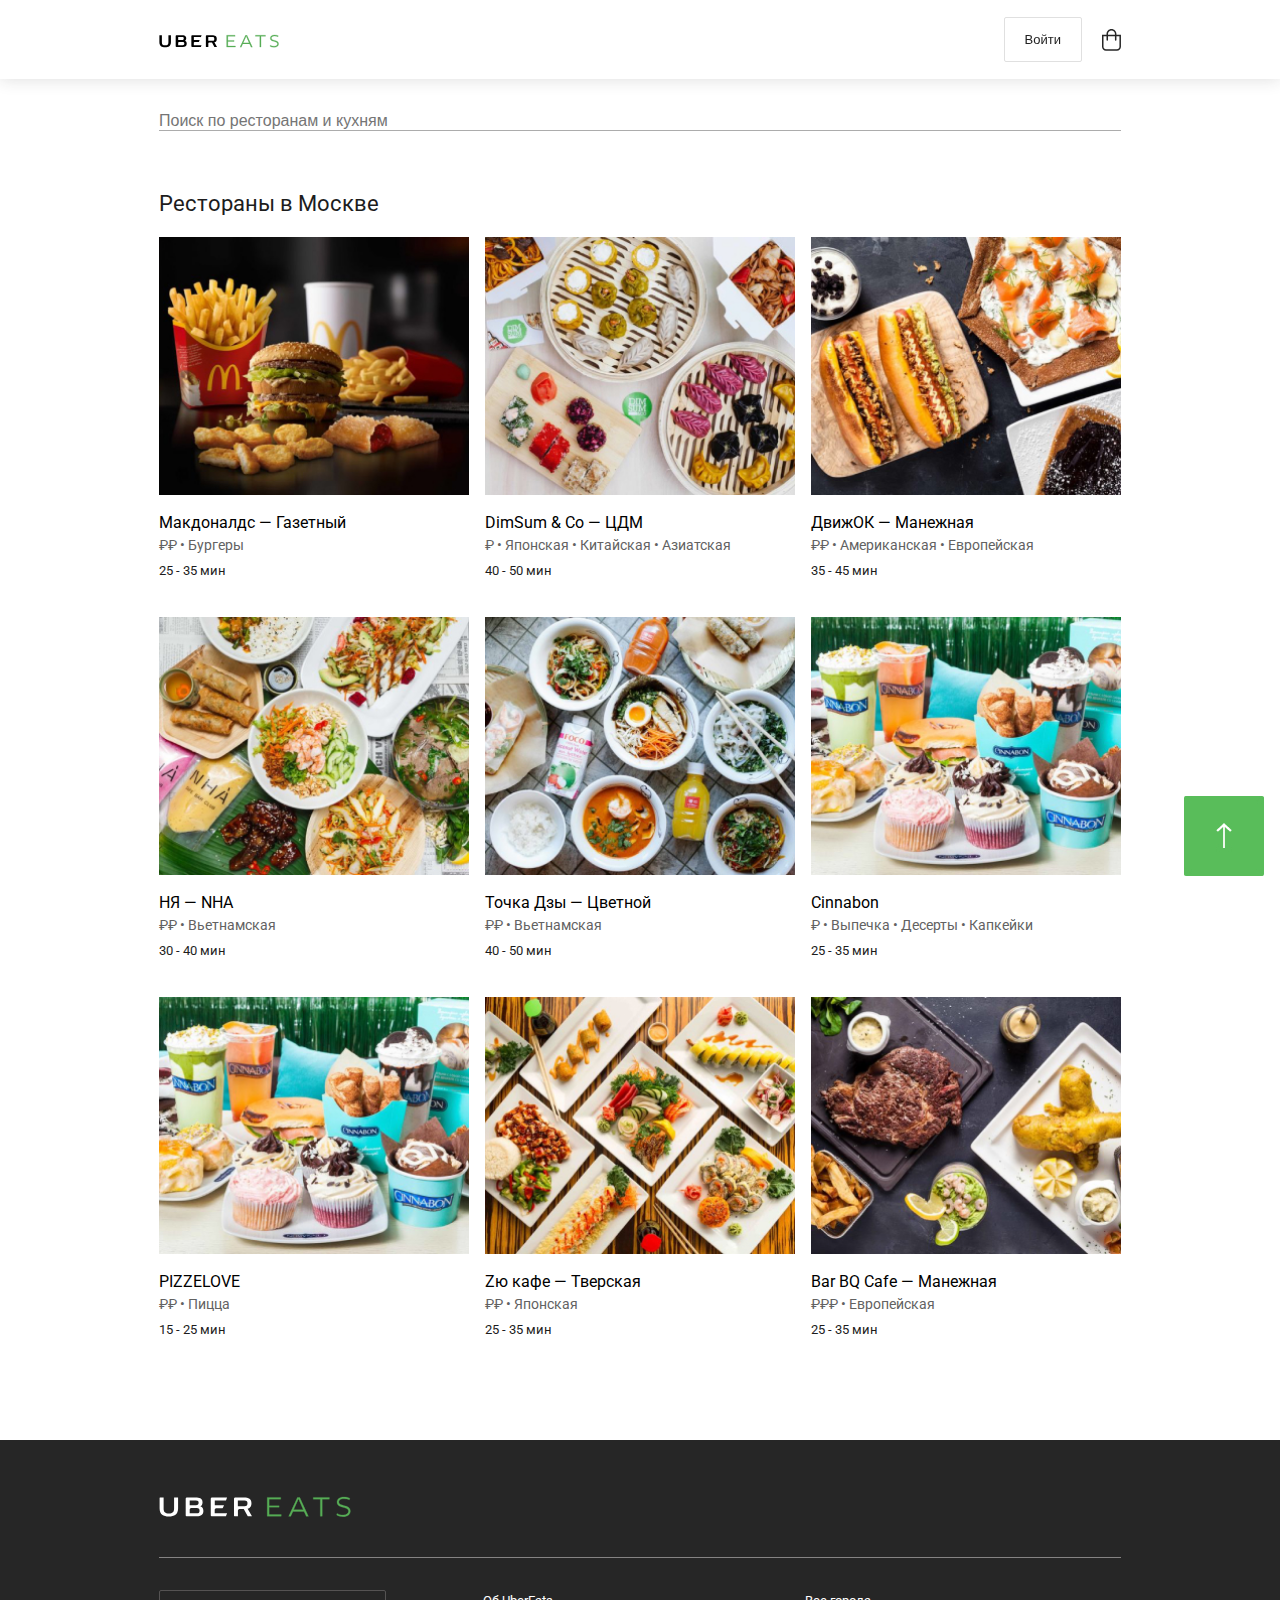
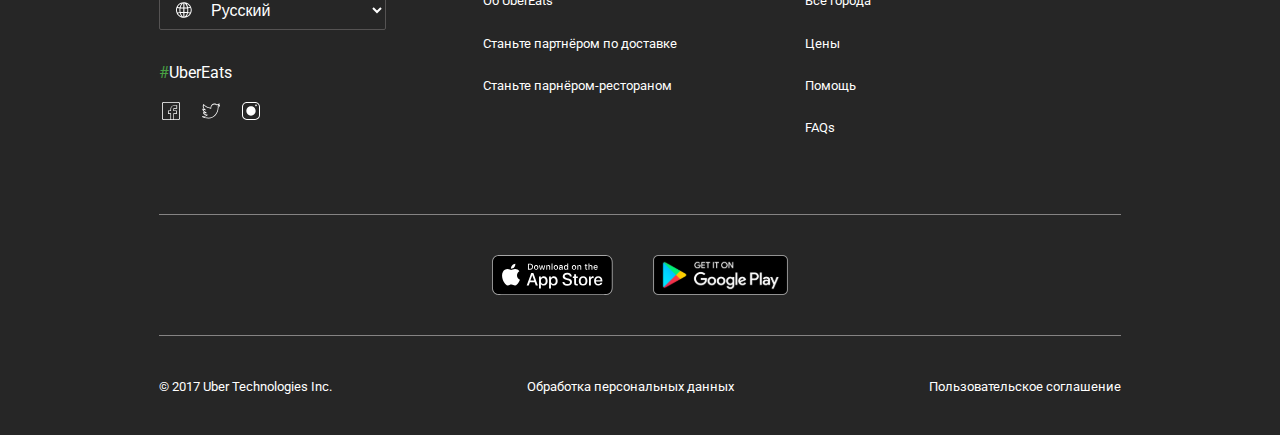
<file: index.html>
<!DOCTYPE html>
<html lang="en">

<head>
  <meta charset="UTF-8">
  <meta name="viewport" content="width=device-width, initial-scale=1.0">
  <meta http-equiv="X-UA-Compatible" content="ie=edge">
  <link href="https://fonts.googleapis.com/css2?family=Lato&display=swap" rel="stylesheet">
  <link href="https://fonts.googleapis.com/css2?family=Roboto&display=swap" rel="stylesheet">
  <link rel="stylesheet" href="reset.css">
  <link rel="stylesheet" href="style.css">
  <title>Uber Eats</title>
</head>

<body>
  <header class="header">
    <div class="wrapper">
      <div class="header_wrapper">
        <div class="header_logo">
          <img src="./images/logo.svg" alt="Uber Eats" class="header_logo-pic">
        </div>
        <div class="header-button">
          <button type="sumbit" class="login_sumbit">Войти</button>
          <img src="./images/basket.svg" alt="" class="header-logo-ico">
          <a href="#!" class="main_link"></a>
        </div>
      </div>
    </div>
  </header>
  <main class="main">
    <section class="search">
      <div class="wrapper">
        <input type="text" name="user-like-to-do" class="search_form" placeholder="Поиск по ресторанам и кухням">
      </div>
    </section>

    <section class="rest">
      <div class="wrapper">
          <h1 class="rest_title">
            Рестораны в Москве
          </h1>
          <div class="cards">

            <div class="card">
              <div class="card_pic">
                <img src="./images/mac.jpg" alt="Макдоналдс — Газетный" class="card_pic-pic">
              </div>
              <h2 class="card_title">Макдоналдс — Газетный</h2>
              <p class="card_info">
                <span class="cost">₽₽</span>
                <span class="category">• Бургеры</span>
              </p>
              <p class="card_time">25 - 35 мин</p>
              <a href="index2.html" class="card_link"></a>
            </div>

            <div class="card">
              <div class="card_pic">
                <img src="./images/mac2.jpg" alt="DimSum & Co — ЦДМ" class="card_pic-pic">
              </div>
              <h2 class="card_title">DimSum & Co — ЦДМ</h2>
              <p class="card_info">
                <span class="cost">₽</span>
                <span class="category">• Японская • Китайская • Азиатская</span>
              </p>
              <p class="card_time">40 - 50 мин</p>
              <a href="index2.html" class="card_link"></a>
            </div>
            <div class="card">
              <div class="card_pic">
                <img src="./images/mac3.jpg" alt="ДвижОК — Манежная" class="card_pic-pic">
              </div>
              <h2 class="card_title">ДвижОК — Манежная</h2>
              <p class="card_info">
                <span class="cost">₽₽</span>
                <span class="category">• Американская • Европейская</span>
              </p>
              <p class="card_time">35 - 45 мин</p>
              <a href="index2.html" class="card_link"></a>
            </div>

            <div class="card">
              <div class="card_pic">
                <img src="./images/mac4.jpg" alt="НЯ — NHA" class="card_pic-pic">
              </div>
              <h2 class="card_title">НЯ — NHA</h2>
              <p class="card_info">
                <span class="cost">₽₽</span>
                <span class="category">• Вьетнамская</span>
              </p>
              <p class="card_time">30 - 40 мин</p>
              <a href="index2.html" class="card_link"></a>
            </div>

            <div class="card">
              <div class="card_pic">
                <img src="./images/mac5.jpg" alt="Точка Дзы — Цветной" class="card_pic-pic">
              </div>
              <h2 class="card_title">Точка Дзы — Цветной</h2>
              <p class="card_info">
                <span class="cost">₽₽</span>
                <span class="category">• Вьетнамская</span>
              </p>
              <p class="card_time">40 - 50 мин</p>
              <a href="index2.html" class="card_link"></a>
            </div>

            <div class="card">
              <div class="card_pic">
                <img src="./images/mac6.jpg" alt="Cinnabon" class="card_pic-pic">
              </div>
              <h2 class="card_title">Cinnabon</h2>
              <p class="card_info">
                <span class="cost">₽</span>
                <span class="category">• Выпечка • Десерты • Капкейки</span>
              </p>
              <p class="card_time">25 - 35 мин</p>
              <a href="index2.html" class="card_link"></a>
            </div>

            <div class="card">
              <div class="card_pic">
                <img src="./images/mac7.jpg" alt="PIZZELOVE" class="card_pic-pic">
              </div>
              <h2 class="card_title">PIZZELOVE</h2>
              <p class="card_info">
                <span class="cost">₽₽</span>
                <span class="category">• Пицца</span>
              </p>
              <p class="card_time">15 - 25 мин</p>
              <a href="index2.html" class="card_link"></a>
            </div>

            <div class="card">
              <div class="card_pic">
                <img src="./images/mac8.jpg" alt="Zю кафе — Тверская" class="card_pic-pic">
              </div>
              <h2 class="card_title">Zю кафе — Тверская</h2>
              <p class="card_info">
                <span class="cost">₽₽</span>
                <span class="category">• Японская</span>
              </p>
              <p class="card_time">25 - 35 мин</p>
              <a href="index2.html" class="card_link"></a>
            </div>

            <div class="card">
              <div class="card_pic">
                <img src="./images/mac9.jpg" alt="Bar BQ Cafe — Манежная" class="card_pic-pic">
              </div>
              <h2 class="card_title">Bar BQ Cafe — Манежная</h2>
              <p class="card_info">
                <span class="cost">₽₽₽</span>
                <span class="category">• Европейская</span>
              </p>
              <p class="card_time">25 - 35 мин</p>
              <a href="index2.html" class="card_link"></a>
            </div>

          </div>
      </div>
    </section>
    <div class="wrapper">
    <div class="wrapper_up">
    <div class="up">
      <img src="./images/up.jpg" alt="up" class="up_pic">
      <a href="#" class="up_link"></a>
    </div>
    </div>
    </div>
  </main>
  <footer class="footer">
    <div class="wrapper">
      <div class="footer_wrapper">
        <div class="footer_logo2">
        <div class="footer_logo">
          <img src="./images/white-logo.svg" alt="Uber Eats" class="footer_logo-pic">
        </div>
      </div>
      <div class="footer_m">
      <div class="footer_menu">
        <div class="footer_menu-1">
          <div class="footer_lan-wrapper">
          <select name="language" id="land" class="footer_lan">
            <option value="l1" class="lan">Русский</option>
            <option value="l2" class="lan">English</option>
            <option value="l3" class="lan">Español</option>
            <option value="l4" class="lan">Deutsche</option>
            <option value="l5" class="lan">Татар</option>
          </select>
          </div>
          <div class="footer_hesh">
          <p class="hesh"><span class="green">#</span>UberEats</p>
          </div>
          <div class="footer_social">
            <img src="./images/facebook.svg" alt="facebook" class="footer_facebook">
            <img src="./images/twitter.svg" alt="twitter" class="footer_twitter">
            <img src="./images/instagram.svg" alt="instagram" class="footer_instagram">
          </div>
        </div>
        <div class="footer_menu-2">
          <ul class="footer_col_1">
            <li class="footer_li"><a href="#!" class="footer_link">Об UberEats</a></li>
            <li class="footer_li"><a href="#!" class="footer_link">Станьте партнёром по доставке</a></li>
            <li class="footer_li"><a href="#!" class="footer_link">Станьте парнёром-рестораном</a></li>
          </ul>
        </div>
        <div class="footer_menu-3">
          <ul class="footer_col_1">
            <li class="footer_li"><a href="#!" class="footer_link">Все города</a></li>
            <li class="footer_li"><a href="#!" class="footer_link">Цены</a></li>
            <li class="footer_li"><a href="#!" class="footer_link">Помощь</a></li>
            <li class="footer_li"><a href="#!" class="footer_link">FAQs</a></li>
          </ul>
        </div>
        </div>
        </div>
        <div class="footer_download_wrapper_main">
        <div class="footer_download_wrapper">
          <div class="footer_gp">
            <img src="./images/gp.svg" alt="GooglePlay">
          </div>
          <div class="footer_appstore">
            <img src="./images/appstore.svg" alt="AppStore">
          </div>
        </div>
        </div>
        <div class="footer_last_main">
          <ul class="footer_menu_last">
            <li><a href="#!" class="footer_link">© 2017 Uber Technologies Inc.</a></li>
            <li><a href="#!" class="footer_link">Обработка персональных данных</a></li>
            <li><a href="#!" class="footer_link">Пользовательское соглашение</a></li>
          </ul>
        </div>
      </div>
    </div>
  </footer>
</body>

</html>
</file>
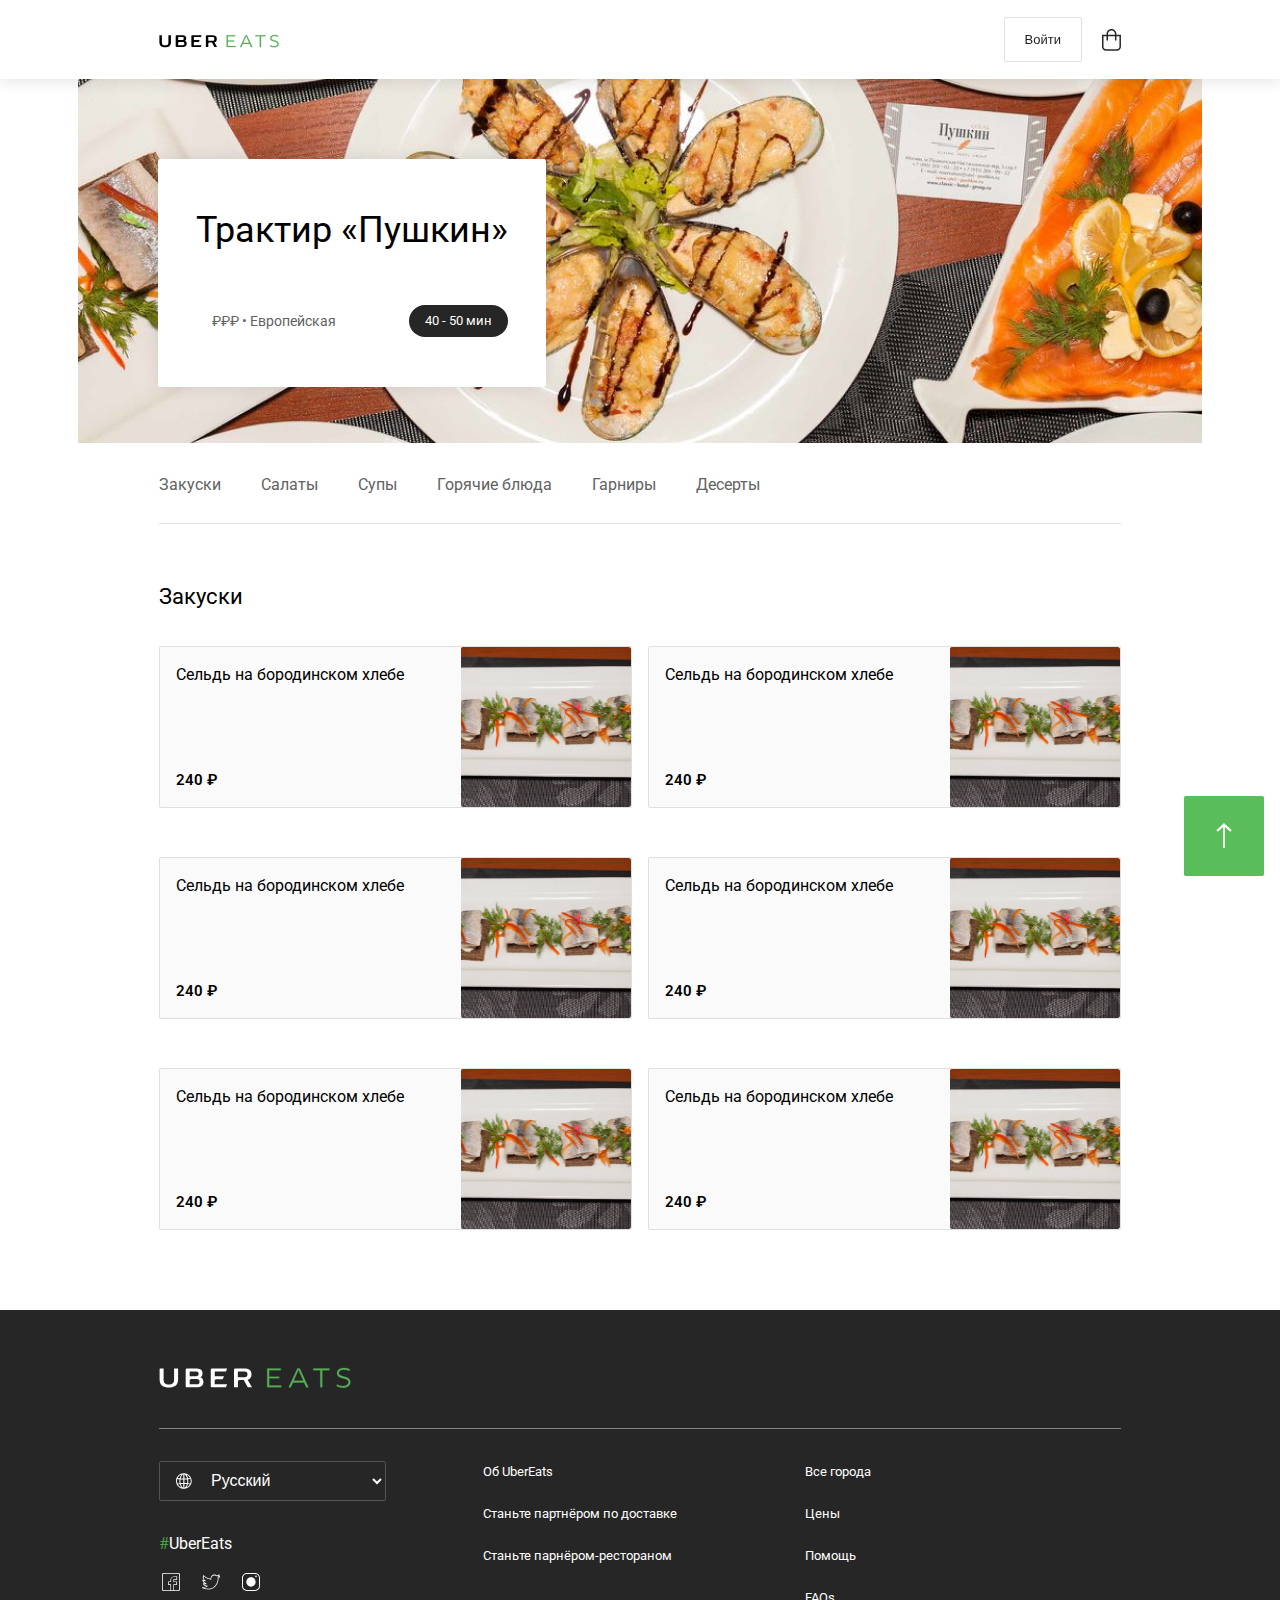
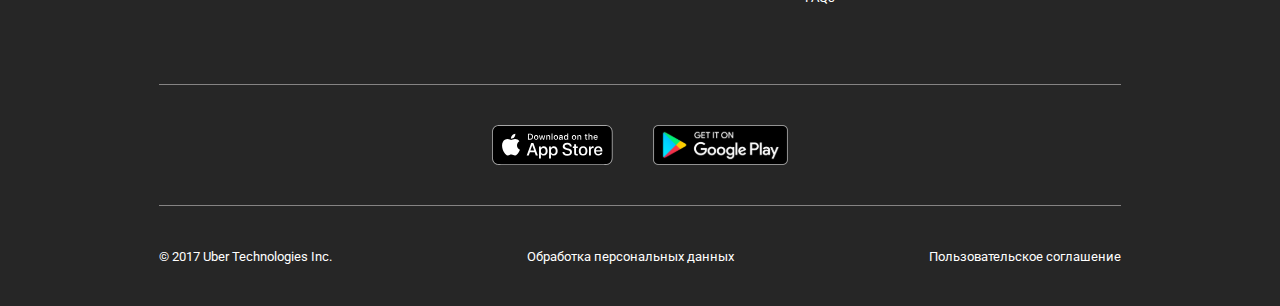
<file: index2.html>
<!DOCTYPE html>
<html lang="en">

<head>
  <meta charset="UTF-8">
  <meta name="viewport" content="width=device-width, initial-scale=1.0">
  <meta http-equiv="X-UA-Compatible" content="ie=edge">
  <link href="https://fonts.googleapis.com/css2?family=Lato&display=swap" rel="stylesheet">
  <link href="https://fonts.googleapis.com/css2?family=Roboto&display=swap" rel="stylesheet">
  <link rel="stylesheet" href="reset.css">
  <link rel="stylesheet" href="style.css">
  <link rel="stylesheet" href="style2.css">
  <title>Uber Eats</title>
</head>

<body>
  <header class="header">
    <div class="wrapper">
      <div class="header_wrapper">
        <div class="header_logo">
          <img src="./images/logo.svg" alt="Uber Eats" class="header_logo-pic">
          <a href="index.html" class="main_link"></a>
        </div>
        <div class="header-button">
          <button type="sumbit" class="login_sumbit">Войти</button>
          <img src="./images/basket.svg" alt="" class="header-logo-ico">
        </div>
      </div>
    </div>
  </header>

  <main class="main">
    <div class="title_rest">
      <div class="card_rest">
        <h1 class="card_rest_title">Трактир «Пушкин»</h1>
        <div class="card_rest_info">
        <p class="card_info card_info2">
          <span class="cost cost2">₽₽₽</span>
          <span class="category">• Европейская</span>
        </p>
        <p class="card_time card_time2">40 - 50 мин</p>
        </div>
      </div>
    </div>
    <div class="wrapper">
      <div class="menu_of_rest">
        <ul class="dishes">
          <li class="dish"><a href="#!" class="dish_link">Закуски</a></li>
          <li class="dish"><a href="#!" class="dish_link">Салаты</a></li>
          <li class="dish"><a href="#!" class="dish_link">Супы</a></li>
          <li class="dish"><a href="#!" class="dish_link">Горячие блюда</a></li>
          <li class="dish"><a href="#!" class="dish_link">Гарниры</a></li>
          <li class="dish"><a href="#!" class="dish_link">Десерты</a></li>
        </ul>
      </div>
    </div>
    <div class="wrapper">
    <div class="food">
      <div class="food_title">
        <h2 class="food_title_text">Закуски</h2>
      </div>
      <div class="food_cards">
        <div class="food_card">
          <div class="food_card_info">
            <p class="food_name">Сельдь на бородинском хлебе</p>
            <p class="food_cost">240 ₽</p>
          </div>
          <div class="food_card_pic">
            <img src="./images/pushkin1.jpg" alt="" class="food_card-pic">
          </div>
          <a href="#!" class="card_link"></a>
        </div>

        <div class="food_card">
          <div class="food_card_info">
            <p class="food_name">Сельдь на бородинском хлебе</p>
            <p class="food_cost">240 ₽</p>
          </div>
          <div class="food_card_pic">
            <img src="./images/pushkin1.jpg" alt="" class="food_card-pic">
          </div>
          <a href="#!" class="card_link"></a>
        </div>

        <div class="food_card">
          <div class="food_card_info">
            <p class="food_name">Сельдь на бородинском хлебе</p>
            <p class="food_cost">240 ₽</p>
          </div>
          <div class="food_card_pic">
            <img src="./images/pushkin1.jpg" alt="" class="food_card-pic">
          </div>
          <a href="#!" class="card_link"></a>
        </div>

        <div class="food_card">
          <div class="food_card_info">
            <p class="food_name">Сельдь на бородинском хлебе</p>
            <p class="food_cost">240 ₽</p>
          </div>
          <div class="food_card_pic">
            <img src="./images/pushkin1.jpg" alt="" class="food_card-pic">
          </div>
          <a href="#!" class="card_link"></a>
        </div>

        <div class="food_card">
          <div class="food_card_info">
            <p class="food_name">Сельдь на бородинском хлебе</p>
            <p class="food_cost">240 ₽</p>
          </div>
          <div class="food_card_pic">
            <img src="./images/pushkin1.jpg" alt="" class="food_card-pic">
          </div>
          <a href="#!" class="card_link"></a>
        </div>

        <div class="food_card">
          <div class="food_card_info">
            <p class="food_name">Сельдь на бородинском хлебе</p>
            <p class="food_cost">240 ₽</p>
          </div>
          <div class="food_card_pic">
            <img src="./images/pushkin1.jpg" alt="" class="food_card-pic">
          </div>
          <a href="#!" class="card_link"></a>
        </div>
      </div>
    </div>
    </div>
    <div class="wrapper">
    <div class="wrapper_up">
    <div class="up">
      <img src="./images/up.jpg" alt="up" class="up_pic">
      <a href="#" class="up_link"></a>
    </div>
    </div>
    </div>
  </main>

  <footer class="footer">
    <div class="wrapper">
      <div class="footer_wrapper">
        <div class="footer_logo2">
        <div class="footer_logo">
          <img src="./images/white-logo.svg" alt="Uber Eats" class="footer_logo-pic">
        </div>
      </div>
      <div class="footer_m">
      <div class="footer_menu">
        <div class="footer_menu-1">
          <div class="footer_lan-wrapper">
          <select name="language" id="land" class="footer_lan">
            <option value="l1" class="lan">Русский</option>
            <option value="l2" class="lan">English</option>
            <option value="l3" class="lan">Español</option>
            <option value="l4" class="lan">Deutsche</option>
            <option value="l5" class="lan">Татар</option>
          </select>
          </div>
          <div class="footer_hesh">
          <p class="hesh"><span class="green">#</span>UberEats</p>
          </div>
          <div class="footer_social">
            <img src="./images/facebook.svg" alt="facebook" class="footer_facebook">
            <img src="./images/twitter.svg" alt="twitter" class="footer_twitter">
            <img src="./images/instagram.svg" alt="instagram" class="footer_instagram">
          </div>
        </div>
        <div class="footer_menu-2">
          <ul class="footer_col_1">
            <li class="footer_li"><a href="#!" class="footer_link">Об UberEats</a></li>
            <li class="footer_li"><a href="#!" class="footer_link">Станьте партнёром по доставке</a></li>
            <li class="footer_li"><a href="#!" class="footer_link">Станьте парнёром-рестораном</a></li>
          </ul>
        </div>
        <div class="footer_menu-3">
          <ul class="footer_col_1">
            <li class="footer_li"><a href="#!" class="footer_link">Все города</a></li>
            <li class="footer_li"><a href="#!" class="footer_link">Цены</a></li>
            <li class="footer_li"><a href="#!" class="footer_link">Помощь</a></li>
            <li class="footer_li"><a href="#!" class="footer_link">FAQs</a></li>
          </ul>
        </div>
        </div>
        </div>
        <div class="footer_download_wrapper_main">
        <div class="footer_download_wrapper">
          <div class="footer_gp">
            <img src="./images/gp.svg" alt="GooglePlay">
          </div>
          <div class="footer_appstore">
            <img src="./images/appstore.svg" alt="AppStore">
          </div>
        </div>
        </div>
        <div class="footer_last_main">
          <ul class="footer_menu_last">
            <li class="footer_last_links"><a href="#!" class="footer_link">© 2017 Uber Technologies Inc.</a></li>
            <li class="footer_last_links"><a href="#!" class="footer_link">Обработка персональных данных</a></li>
            <li class="footer_last_links"><a href="#!" class="footer_link">Пользовательское соглашение</a></li>
          </ul>
        </div>
      </div>
    </div>
  </footer>
</body>

</html>
</file>
<file: style.css>
* {
  padding: 0;
  margin: 0;
}

html {
  box-sizing: border-box;
}

*, *::before, *::after {
  box-sizing: inherit;
}

body {
  font-family: 'Roboto', sans-serif;
  font-style: normal;
  font-size: 16px;
  line-height: 1.2;
  font-weight: normal;
  color: #000;
}

img {
  max-width: 100%;
  height: auto;
}

/*header start*/
.wrapper{
  margin: 0 auto;
  max-width: 962px;
}
.header {
  background: #FFFFFF;
  box-shadow: 0px 0px 16px rgba(38, 38, 38, 0.16);
  position: sticky;
  top: 0;
  z-index: 100;
}
.header_wrapper{
  display: flex;
  justify-content: space-between;
  flex-wrap: wrap;
  align-items: center;
  margin-bottom: 32px;
}

.header_button {
  display: flex;
  flex-wrap: wrap;
}

.login_sumbit {
  margin-right: 16px;
  font-weight: 500;
  font-size: 13px;
  padding: 14px 20px;
  background: #fff;
  border: 1px solid #E0E0E0;
  border-radius: 2px;
}

.login_sumbit:hover, .login_sumbit:focus, .login_sumbit:active {
  background: #e6e6e6;
}

.header_logo {
  padding: 30px 0;
  position: relative;
}

.main_link {
  position: absolute;
  top: 0;
  left: 0;
  width: 100%;
  height: 100%;
  z-index: 4;
}

/*header end*/

/*search start*/
.search {
  margin-bottom: 56px;
}
.search_form{
  width: 100%;
  border: none;
  border-bottom: 1px solid #acacac;
}
/*search end*/

/* rest start */
.rest_title {
  margin-bottom: 16px;
  font-size: 22px;
  line-height: 34px;
  color: #1D1D1D;
}
.cards {
  display: grid;
  grid-template-columns: repeat(12, 1fr);
  grid-gap: 16px 16px;
  margin-bottom: 80px;
}

.card{
  position: relative;
  grid-column: span 4;
}
.card_pic-pic {
  width: 100%;
}
.card_pic {
  margin-bottom: 16px;
}
.card_title {
  font-size: 16px;
  line-height: 24px;
}
.card_info {
  font-size: 14px;
  line-height: 21px;
  color: #626262;
  margin-bottom: 4px;
}

.card_time{
  font-size: 13px;
  line-height: 21px;
  color: #1D1D1D;
  margin-bottom: 20px;
}

.card_link {
  position: absolute;
  top: 0;
  left: 0;
  width: 100%;
  height: 100%;
  z-index: 4;
}

.card:hover, .card:active, .card:focus {
  opacity: .65;
}
/* rest end*/

/*footer start*/

.footer {
  background-color: #262626;
}

.footer_logo {
  padding-top: 56px;
  padding-bottom: 40px;
  border-bottom: 1px solid #858383;
}

.footer_logo2 {
  padding-bottom: 32px;
}

.footer_lan-wrapper {
  padding-bottom: 33px;
}

.footer_lan {
  width: 227px;
  height: 40px;
  background: blue;
  border: 1px solid #555353;
  border-radius: 2px;
  color: white;
  padding-left: 47px;
  background: url('./images/world.svg') no-repeat 16px center;
}

.lan {
  color: black;
}

.footer_hesh {
  padding-bottom: 17px;
}
.hesh {
  color: white;
  font-size: 16px;
  line-height: 19px;
}

.green {
  color: #49A144;
}

.footer_facebook, .footer_twitter {
  padding-right: 12px;
}

.footer_m {
  padding-bottom: 40px;
}

.footer_menu {
  display: flex;
  border-bottom: 1px solid #858383;
  padding-bottom: 55px;
}

.footer_link {
  text-decoration: none;
  color: white;
  font-size: 13px;
  line-height: 15px;
}

.footer_link:hover, .footer_link:active, .footer_link:focus{
  opacity: .65;
}

.footer_li {
  padding-bottom: 23px;
}

.footer_menu-1 {
  padding-right: 97px;
}

.footer_menu-2 {
  padding-right: 128px;
}

.footer_download_wrapper_main {
  padding-bottom: 40px;
}

.footer_download_wrapper {
  display: flex;
  justify-content: center;
  padding-bottom: 40px;
  border-bottom: 1px solid #858383;
}

.footer_gp {
  padding-right: 40px;
}

.footer_menu_last {
  display: flex;
  justify-content: space-between;
}

.footer_last_main {
  padding-bottom: 40px;
}

/*footer end*/

/*restaurant page start*/
.title_rest {
  margin: 0 auto;
  background: url('./images/pushkin.jpg') no-repeat;
  height: 364px;
  max-width: 1124px;

}

.card_rest_info {
  display: flex;
  justify-content: space-between;

}

.card_rest_title {
  font-size: 36px;
  line-height: 42px;
  margin-bottom: 54px;
}

.card_rest {
  background: white;
  max-width: 389px;
  padding: 50px 38px;
  box-shadow: 0px 0px 16px rgba(117, 117, 117, 0.2);
 border-radius: 2px;
}

.card_time2 {
  background: #262626;
  border-radius: 16px;
  color: white;
  padding: 8px 16px;
}

.card_info2 {
  padding: 8px 16px;
}

.title_rest {
  position: relative;
}

.card_rest {
  position: absolute;
  top: 80px;
  left: 80px;
}

/*menu start*/
.dishes {
  display: flex;
  padding-top: 32px;
  padding-bottom: 29px;
  border-bottom: 1px solid rgba(117, 117, 117, 0.2);
  margin-bottom: 56px;
}

.dish {
  margin-right: 40px;
}

.dish_link {
  text-decoration: none;
  color: #626262;
  font-size: 16px;
  line-height: 19px;
}

.dish_link:hover, .dish_link:active, .dish_link:focus {
  color: #327430;
}
/*menu ends*/

/*food start*/
.food_title_text {
  font-size: 22px;
  line-height: 34px;
  margin-bottom: 32px;
}

.food_cards {
  display: grid;
  grid-template-columns: repeat(12, 1fr);
  grid-gap: 49px 16px;
  margin-bottom: 80px;
}

.food_card {
  position: relative;
  grid-column: span 6;
  display: flex;
  justify-content: space-between;
  background: rgba(117, 117, 117, 0.04);
  border: 1px solid rgba(117, 117, 117, 0.2);
  border-radius: 2px;
}

.food_card:hover, .food_card:active, .food_card:focus {
  opacity: .65;
}

.food_name {
  font-size: 16px;
  line-height: 24px;
}

.food_cost {
  font-weight: 600;
  font-size: 15px;
  line-height: 21px;
}

.food_card_info {
  display: flex;
  flex-direction: column;
  justify-content: space-between;
  margin: 16px;

}

.wrapper_up {
  position: fixed;
  bottom: 24px;
  right: 16px;
}

.up {
  position: relative;
  max-width: 80px;
}

.up_link {
  position: absolute;
  top: 0;
  left: 0;
  width: 100%;
  height: 100%;
  z-index: 4;
}


/*food ends*/
/*restaurant page end*/

@media screen and (max-width: 962px) {
    .card {
      grid-column: span 6;
      margin: 0 8px;
    }
    .food_card {
      grid-column: span 12;
      margin: 0 8px;
    }
    .card_rest {
      left: 8px;
    }
    .dish:first-child {
      margin-left: 8px;
    }
    .food_title_text {
      margin-left: 8px;
    }
    .footer {
      padding-left: 8px;
    }
    .header {
      padding: 0 8px;
    }
    .up {
      max-width: 40px;
    }

}

@media screen and (max-width: 600px) {
    .card {
      grid-column: span 12;
      margin: 0 8px;
    }
    .up {
      max-width: 30px;
    }
    .footer_menu {
      flex-direction: column;
      padding-bottom: 40px;
    }
    .food_cards {
      grid-gap: 0px 16px;
    }
    .food_card {
      border: none;
      border-bottom: 1px solid rgba(117, 117, 117, 0.2);
    }

    .footer_menu-1 {
      margin-bottom: 39px;
    }

    .footer_menu-2 {
      margin-bottom: 0px;
    }
    .footer_menu_last {
       flex-direction: column;
    }
    .footer_last_links {
      margin-bottom: 24px;
    }
    .title_rest {
      background: url('./images/zh.jpg') no-repeat;
      background-size: 100% auto;
      height: 255px;
    }
    .card_rest {
      left: 50%;
      margin-right: -50%;
      transform: translate(-50%, 0);
      top: 131px;
    }
    .title_rest {
      margin-bottom: 168px;
    }
    .menu_of_rest {
      display: none;
    }
    .food_title_text {
      font-size: 22px;
      line-height: 34px;
      width: 84px;
      margin: auto;
      margin-bottom: 56px;
      padding-bottom: 12px;
      border-bottom: 2px solid rgba(117, 117, 117, 0.5);

    }

}
</file>
<file: style2.css>
.header_wrapper{
  display: flex;
  justify-content: space-between;
  flex-wrap: wrap;
  align-items: center;
  margin-bottom: 0;
}

.card_time{
  font-size: 13px;
  line-height: 15px;
  margin: 0;

}

.card_info {
  font-size: 14px;
  line-height: 16px;
  margin: 0;
}
</file>
